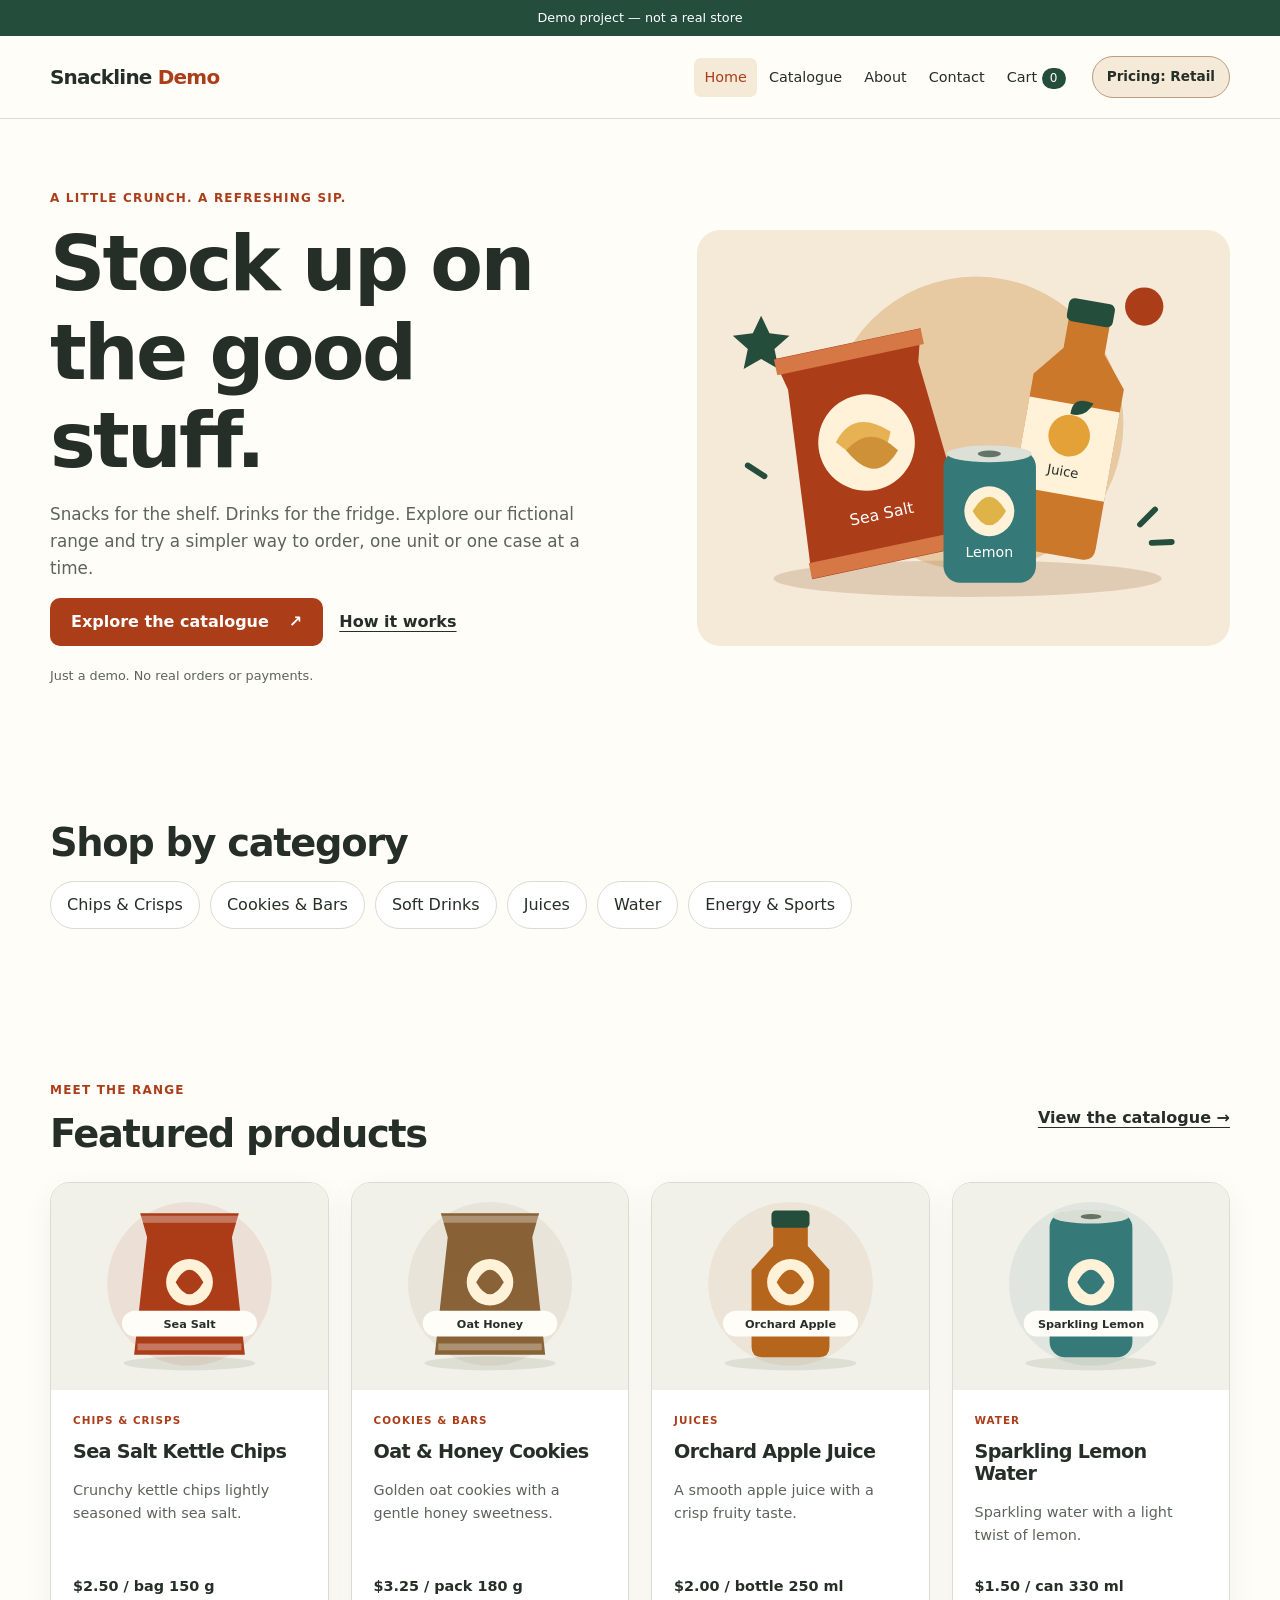
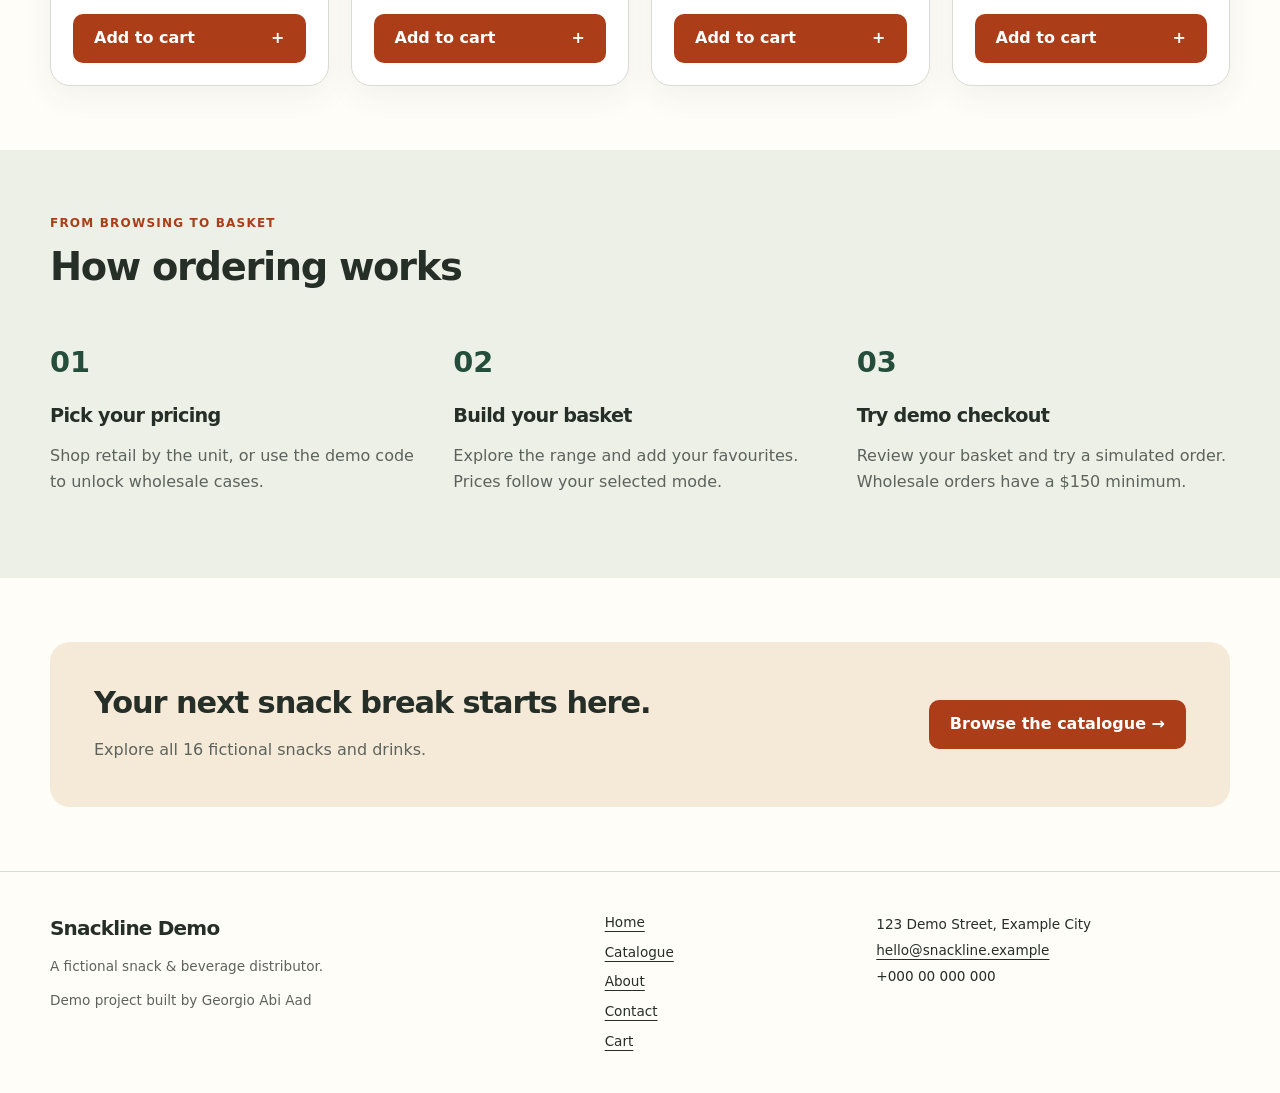
<file: index.html>
<!doctype html>
<html lang="en">
<head>
  <meta charset="utf-8">
  <meta name="viewport" content="width=device-width, initial-scale=1">
  <title>Snackline Demo | Snacks, sips & simple ordering</title>
  <meta name="description" content="Explore a fictional snack and beverage catalogue. Try retail and wholesale pricing in the Snackline Demo ordering experience.">
  <meta property="og:title" content="Snackline Demo | Snacks, sips & simple ordering">
  <meta property="og:description" content="A fictional snack and beverage distributor. Explore the demo catalogue and try retail or wholesale ordering.">
  <meta property="og:type" content="website">
  <meta property="og:image" content="https://georgio-aa.github.io/demo-ordering-site/assets/og.png">
  <meta name="twitter:card" content="summary_large_image">
  <meta name="theme-color" content="#254d3b">
  <link rel="icon" href="assets/favicon.svg" type="image/svg+xml">
  <link rel="stylesheet" href="css/styles.css">
  <script type="module" src="js/home.js"></script>
</head>
<body>
  <main id="main" tabindex="-1">
    <section class="hero container" aria-labelledby="hero-title">
      <div><span class="eyebrow">A little crunch. A refreshing sip.</span><h1 id="hero-title">Stock up on<br>the good stuff.</h1><p>Snacks for the shelf. Drinks for the fridge. Explore our fictional range and try a simpler way to order, one unit or one case at a time.</p><div class="button-row"><a class="button" href="catalogue.html">Explore the catalogue <span aria-hidden="true">↗</span></a><a class="text-link" href="#how-it-works">How it works</a></div><p class="hero-note">Just a demo. No real orders or payments.</p></div>
      <img class="hero-art" src="assets/img/hero.svg" width="640" height="500" alt="Flat illustration of a snack bag, juice bottle and drink can">
    </section>
    <section class="container section" aria-labelledby="shop-category-title"><h2 id="shop-category-title">Shop by category</h2><div class="category-chips"><a class="category-chip" href="catalogue.html?category=Chips%20%26%20Crisps">Chips &amp; Crisps</a><a class="category-chip" href="catalogue.html?category=Cookies%20%26%20Bars">Cookies &amp; Bars</a><a class="category-chip" href="catalogue.html?category=Soft%20Drinks">Soft Drinks</a><a class="category-chip" href="catalogue.html?category=Juices">Juices</a><a class="category-chip" href="catalogue.html?category=Water">Water</a><a class="category-chip" href="catalogue.html?category=Energy%20%26%20Sports">Energy &amp; Sports</a></div></section>
    <section class="section container" aria-labelledby="featured-title"><div class="section-heading"><div><span class="eyebrow">Meet the range</span><h2 id="featured-title">Featured products</h2></div><a class="text-link" href="catalogue.html">View the catalogue →</a></div><div class="cards-grid" id="featured-products"></div><noscript><p>Enable JavaScript to explore featured products and use the demo cart.</p></noscript></section>
    <section class="how-section section" id="how-it-works" aria-labelledby="how-title"><div class="container"><span class="eyebrow">From browsing to basket</span><h2 id="how-title">How ordering works</h2><ol class="steps"><li><span class="step-number" aria-hidden="true">01</span><h3>Pick your pricing</h3><p>Shop retail by the unit, or use the demo code to unlock wholesale cases.</p></li><li><span class="step-number" aria-hidden="true">02</span><h3>Build your basket</h3><p>Explore the range and add your favourites. Prices follow your selected mode.</p></li><li><span class="step-number" aria-hidden="true">03</span><h3>Try demo checkout</h3><p>Review your basket and try a simulated order. Wholesale orders have a $150 minimum.</p></li></ol></div></section>
    <section class="section container"><div class="cta"><div><h2>Your next snack break starts here.</h2><p>Explore all 16 fictional snacks and drinks.</p></div><a class="button" href="catalogue.html">Browse the catalogue →</a></div></section>
  </main>
</body>
</html>
</file>
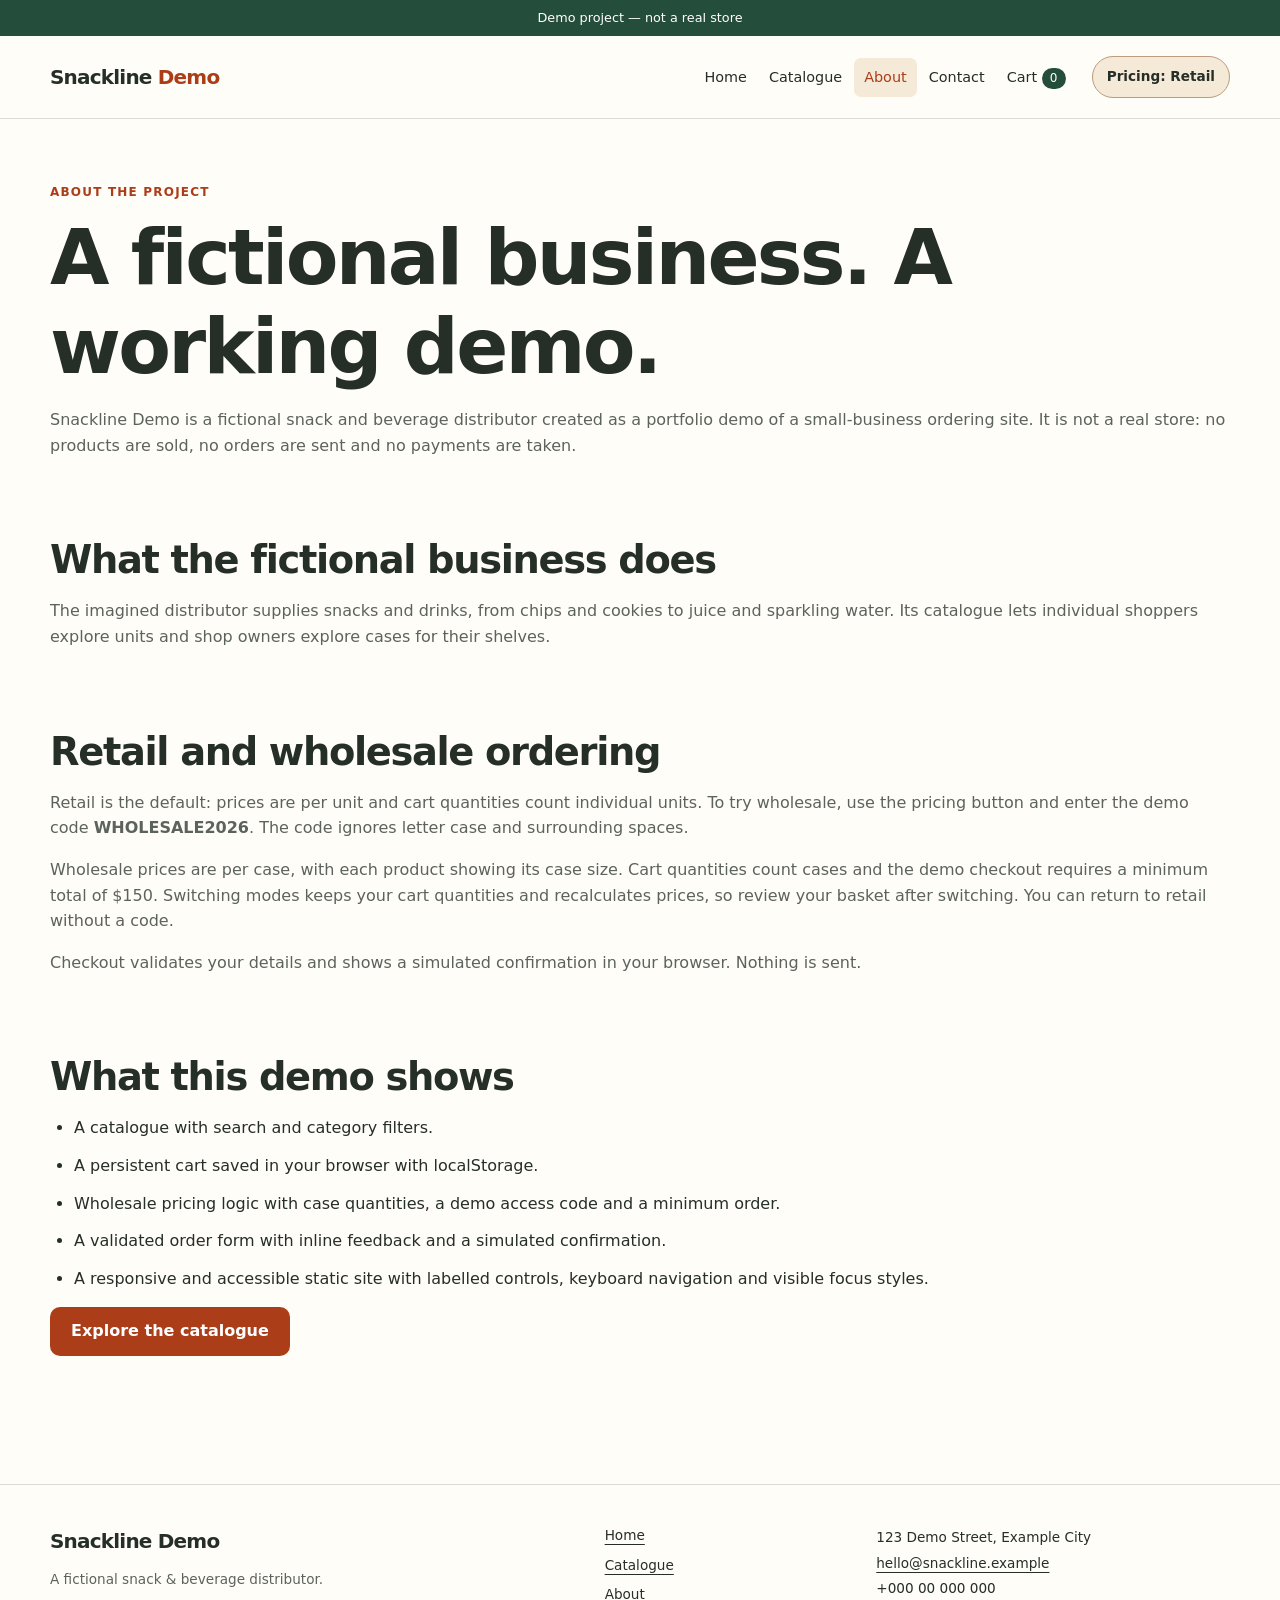
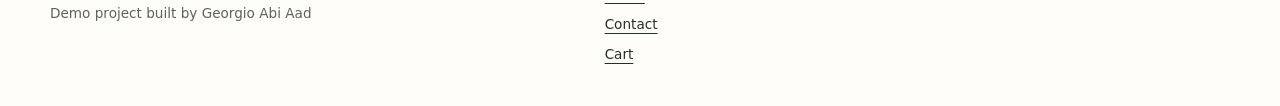
<file: about.html>
<!doctype html>
<html lang="en">
<head>
  <meta charset="utf-8">
  <meta name="viewport" content="width=device-width, initial-scale=1">
  <title>About the project | Snackline Demo</title>
  <meta name="description" content="Learn about Snackline Demo, a fictional distributor created as a portfolio demo of a small-business ordering site.">
  <meta property="og:title" content="About the project | Snackline Demo">
  <meta property="og:description" content="Learn about Snackline Demo, a fictional distributor created as a portfolio demo of a small-business ordering site.">
  <meta property="og:type" content="website">
  <meta property="og:image" content="https://georgio-aa.github.io/demo-ordering-site/assets/og.png">
  <meta name="twitter:card" content="summary_large_image">
  <meta name="theme-color" content="#254d3b">
  <link rel="icon" href="assets/favicon.svg" type="image/svg+xml">
  <link rel="stylesheet" href="css/styles.css">
  <script type="module">import { renderChrome } from "./js/ui.js"; renderChrome();</script>
</head>
<body>
  <main id="main" class="container section" tabindex="-1">
    <span class="eyebrow">About the project</span><h1>A fictional business. A working demo.</h1>
    <p>Snackline Demo is a fictional snack and beverage distributor created as a portfolio demo of a small-business ordering site. It is not a real store: no products are sold, no orders are sent and no payments are taken.</p>
    <section class="section" aria-labelledby="business-title"><h2 id="business-title">What the fictional business does</h2><p>The imagined distributor supplies snacks and drinks, from chips and cookies to juice and sparkling water. Its catalogue lets individual shoppers explore units and shop owners explore cases for their shelves.</p></section>
    <section aria-labelledby="ordering-title"><h2 id="ordering-title">Retail and wholesale ordering</h2><p>Retail is the default: prices are per unit and cart quantities count individual units. To try wholesale, use the pricing button and enter the demo code <strong>WHOLESALE2026</strong>. The code ignores letter case and surrounding spaces.</p><p>Wholesale prices are per case, with each product showing its case size. Cart quantities count cases and the demo checkout requires a minimum total of $150. Switching modes keeps your cart quantities and recalculates prices, so review your basket after switching. You can return to retail without a code.</p><p>Checkout validates your details and shows a simulated confirmation in your browser. Nothing is sent.</p></section>
    <section class="section" aria-labelledby="features-title"><h2 id="features-title">What this demo shows</h2><ul class="summary-items"><li>A catalogue with search and category filters.</li><li>A persistent cart saved in your browser with localStorage.</li><li>Wholesale pricing logic with case quantities, a demo access code and a minimum order.</li><li>A validated order form with inline feedback and a simulated confirmation.</li><li>A responsive and accessible static site with labelled controls, keyboard navigation and visible focus styles.</li></ul><a class="button" href="catalogue.html">Explore the catalogue</a></section>
  </main>
</body>
</html>
</file>
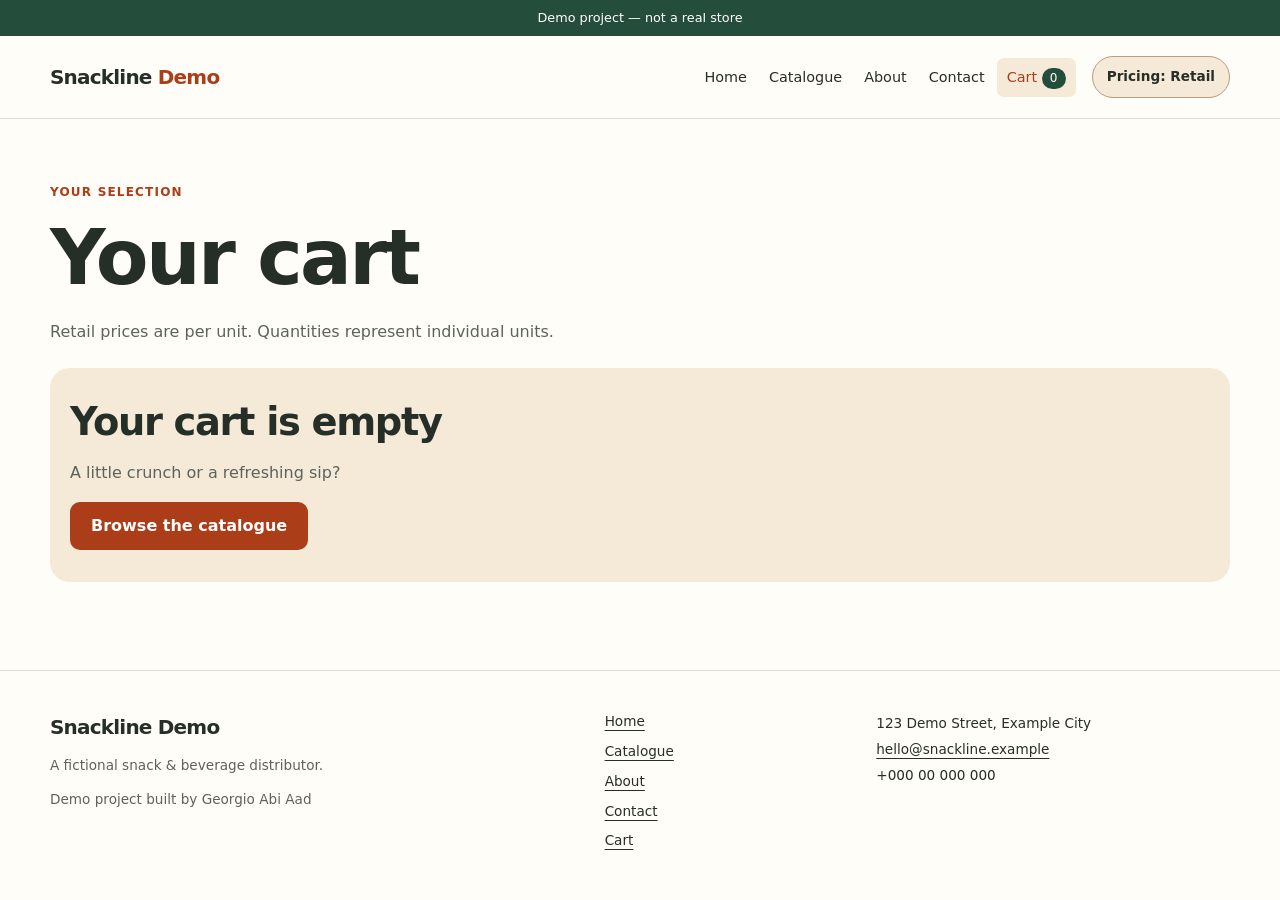
<file: cart.html>
﻿<!doctype html>
<html lang="en">
<head>
  <meta charset="utf-8">
  <meta name="viewport" content="width=device-width, initial-scale=1">
  <title>Cart & order request | Snackline Demo</title>
  <meta name="description" content="Review your demo cart and try a simulated order request. No payment is taken and nothing is sent.">
  <meta property="og:title" content="Cart & order request | Snackline Demo">
  <meta property="og:description" content="Try a fictional retail or wholesale order request. No payments or real orders.">
  <meta property="og:type" content="website">
  <meta property="og:image" content="https://georgio-aa.github.io/demo-ordering-site/assets/og.png">
  <meta name="twitter:card" content="summary_large_image">
  <meta name="theme-color" content="#254d3b">
  <link rel="icon" href="assets/favicon.svg" type="image/svg+xml">
  <link rel="stylesheet" href="css/styles.css">
  <script type="module" src="js/cart.js"></script>
</head>
<body>
  <main id="main" class="container section" tabindex="-1">
    <div id="shopping-view">
      <span class="eyebrow">Your selection</span><h1>Your cart</h1><p id="mode-notice"></p>
      <div id="empty-cart" class="empty-state" hidden><h2>Your cart is empty</h2><p>A little crunch or a refreshing sip?</p><a class="button" href="catalogue.html">Browse the catalogue</a></div>
      <section id="cart-content" aria-label="Cart items" hidden><ul id="cart-lines" class="cart-lines"></ul><div class="cart-totals"><p id="subtotal" class="product-price" aria-live="polite" aria-atomic="true"></p><button id="clear-cart" class="button secondary" type="button">Clear cart</button></div></section>
      <section id="checkout" class="checkout" aria-labelledby="checkout-title" hidden>
        <h2 id="checkout-title">Order request</h2><p id="demo-notice">No payment is taken — this sends an order request only (demo)</p><p>This demo stays in your browser. Nothing is sent.</p>
        <form id="order-form" novalidate aria-describedby="demo-notice minimum-notice">
          <div class="form-field"><label for="full-name">Full name (required)</label><input id="full-name" name="fullName" autocomplete="name" required minlength="2" aria-describedby="full-name-error"><p id="full-name-error" class="error"></p></div>
          <div class="form-field"><label for="phone">Phone (required)</label><input id="phone" name="phone" type="tel" autocomplete="tel" required minlength="7" maxlength="20" aria-describedby="phone-error"><p id="phone-error" class="error"></p></div>
          <div class="form-field"><label for="email">Email (required)</label><input id="email" name="email" type="email" autocomplete="email" required aria-describedby="email-error"><p id="email-error" class="error"></p></div>
          <div class="form-field"><label for="address">Delivery address (required)</label><textarea id="address" name="address" autocomplete="street-address" required minlength="5" aria-describedby="address-error"></textarea><p id="address-error" class="error"></p></div>
          <div class="form-field"><label for="notes">Notes (optional)</label><textarea id="notes" name="notes" maxlength="500" aria-describedby="notes-count notes-error"></textarea><p id="notes-count" class="hint">0 / 500 characters</p><p id="notes-error" class="error"></p></div>
          <p id="minimum-notice" role="status" aria-live="polite"></p><button id="submit-order" class="button" type="submit">Send demo order request</button>
        </form>
      </section>
    </div>
    <section id="confirmation" aria-labelledby="confirmation-title" hidden><h1 id="confirmation-title" tabindex="-1">Order request received</h1><p id="confirmation-reference"></p><p id="confirmation-customer"></p><p>This is a demo. Nothing was sent and no payment was taken.</p><h2>Your order summary</h2><p id="confirmation-mode"></p><ul id="confirmation-items" class="summary-items"></ul><p id="confirmation-total" class="product-price"></p><a class="button" href="catalogue.html">Back to catalogue</a></section>
    <noscript><p>Enable JavaScript to review your cart and try the demo order form.</p></noscript>
  </main>
</body>
</html>
</file>
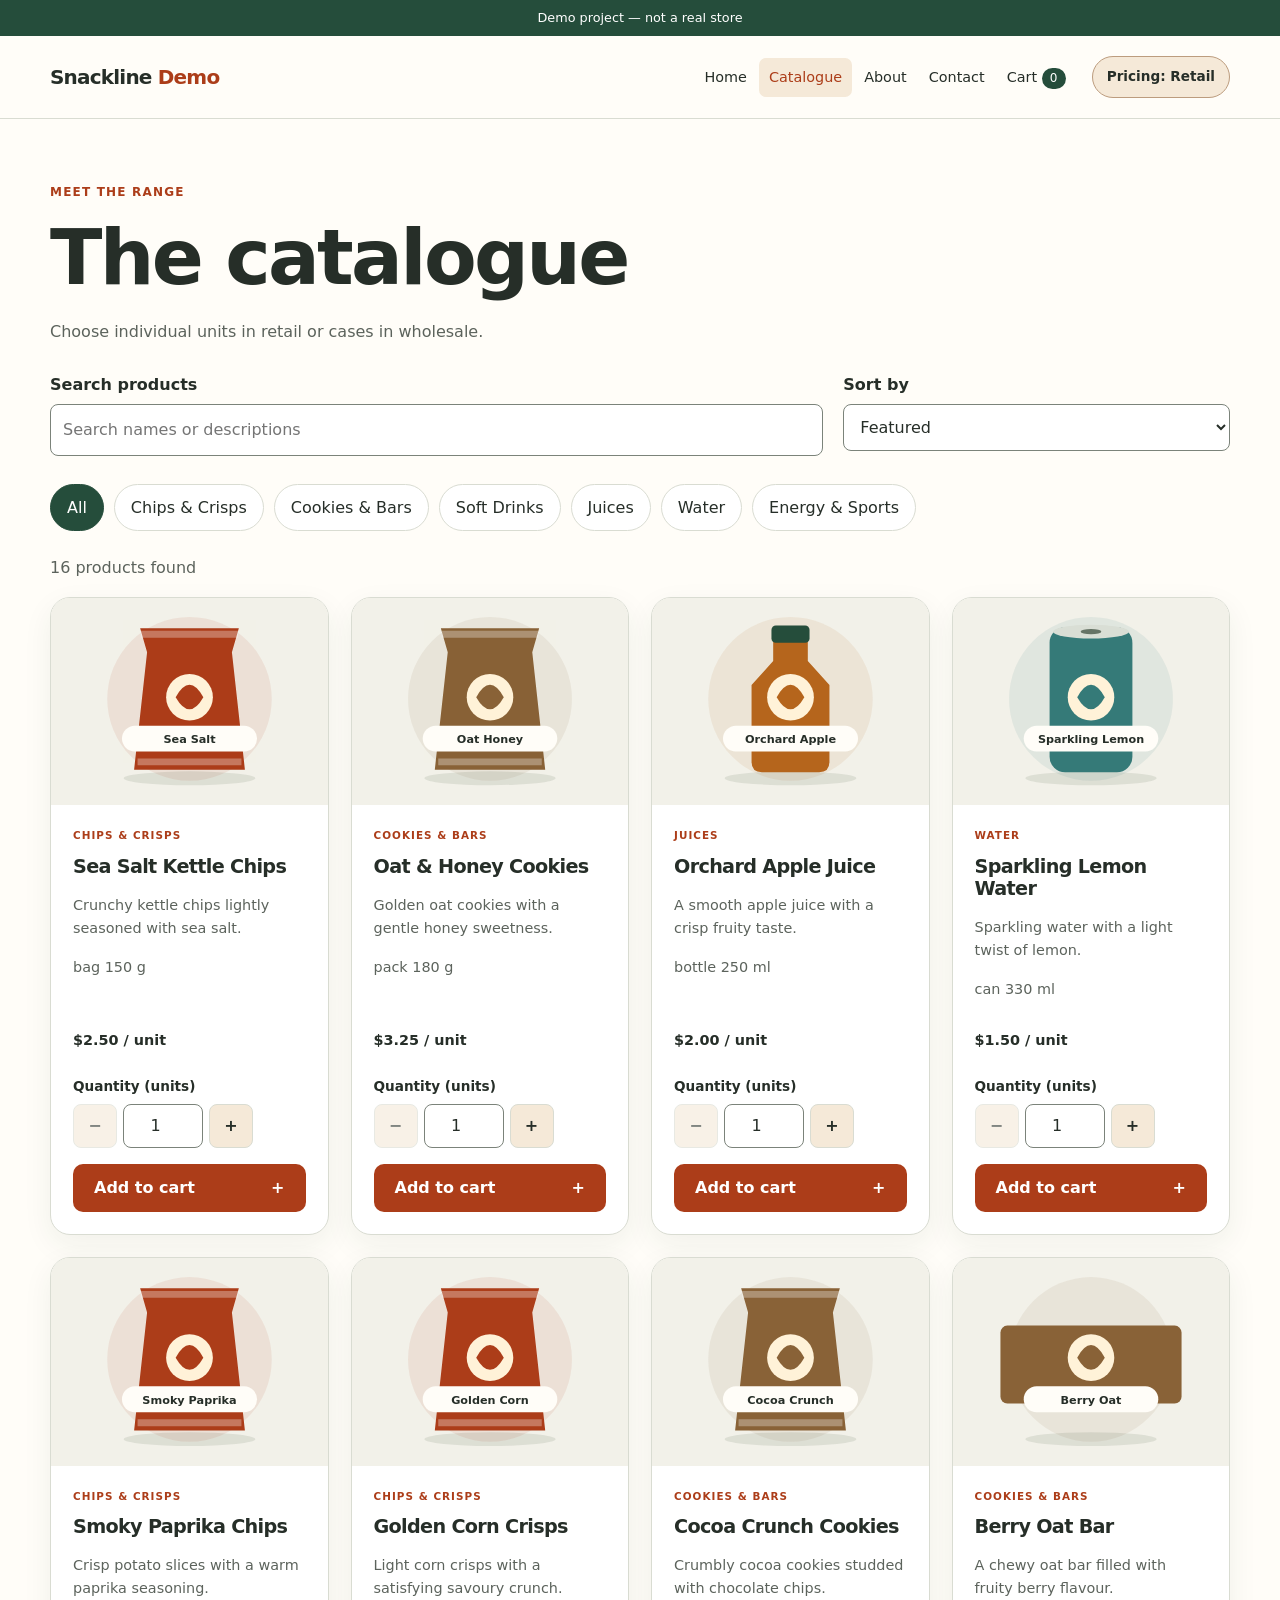
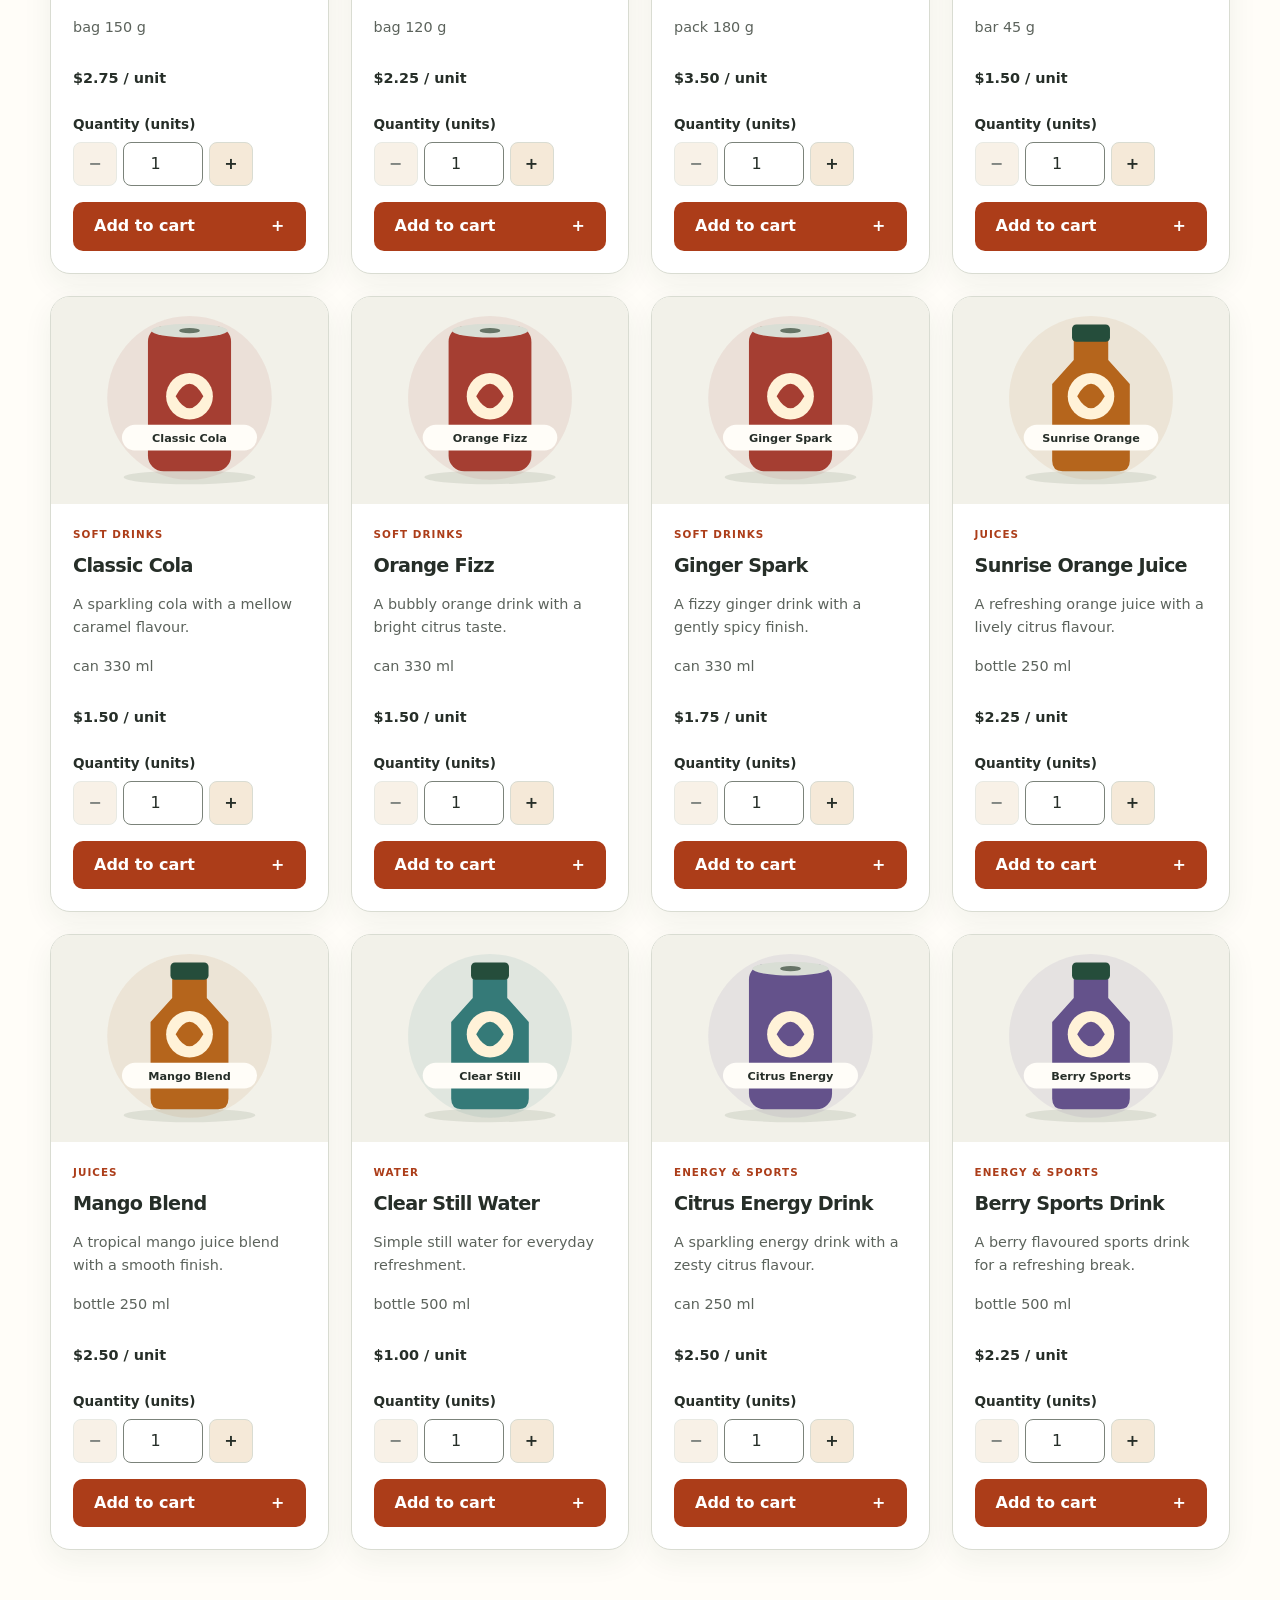
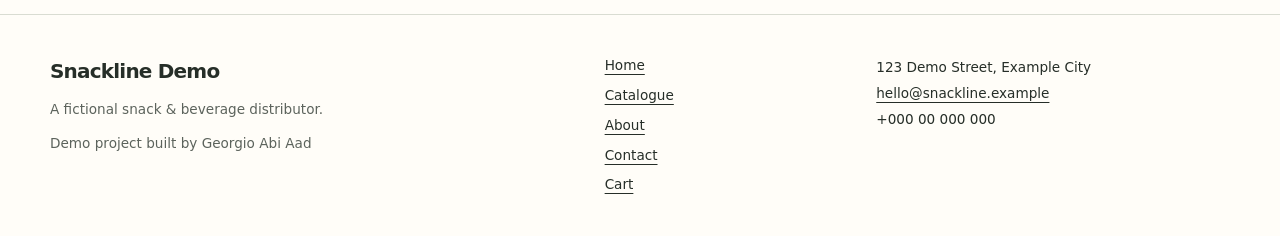
<file: catalogue.html>
﻿<!doctype html>
<html lang="en">
<head>
  <meta charset="utf-8">
  <meta name="viewport" content="width=device-width, initial-scale=1">
  <title>Catalogue | Snackline Demo</title>
  <meta name="description" content="Browse fictional snacks and drinks with retail and wholesale demo pricing.">
  <meta property="og:title" content="Catalogue | Snackline Demo">
  <meta property="og:description" content="Explore fictional snacks and drinks by the unit or case.">
  <meta property="og:type" content="website">
  <meta property="og:image" content="https://georgio-aa.github.io/demo-ordering-site/assets/og.png">
  <meta name="twitter:card" content="summary_large_image">
  <meta name="theme-color" content="#254d3b">
  <link rel="icon" href="assets/favicon.svg" type="image/svg+xml">
  <link rel="stylesheet" href="css/styles.css">
  <script type="module" src="js/catalogue.js"></script>
</head>
<body>
  <main id="main" class="container section" tabindex="-1">
    <span class="eyebrow">Meet the range</span><h1>The catalogue</h1><p>Choose individual units in retail or cases in wholesale.</p>
    <div class="catalogue-controls"><div><label for="search">Search products</label><input id="search" type="search" placeholder="Search names or descriptions"></div><div><label for="sort">Sort by</label><select id="sort"><option value="featured">Featured</option><option value="low">Price low-high</option><option value="high">Price high-low</option><option value="name">Name A-Z</option></select></div></div>
    <div id="categories" class="category-chips" role="group" aria-label="Filter by category"></div>
    <p id="result-count" role="status" aria-live="polite" aria-atomic="true"></p><div id="products" class="cards-grid"></div>
    <div id="empty-results" class="empty-state" hidden><h2>No products found</h2><p>Try another search or category.</p><button id="clear-filters" class="button" type="button">Clear filters</button></div>
    <noscript><p>Enable JavaScript to browse products and use the demo cart.</p></noscript>
  </main>
</body>
</html>
</file>
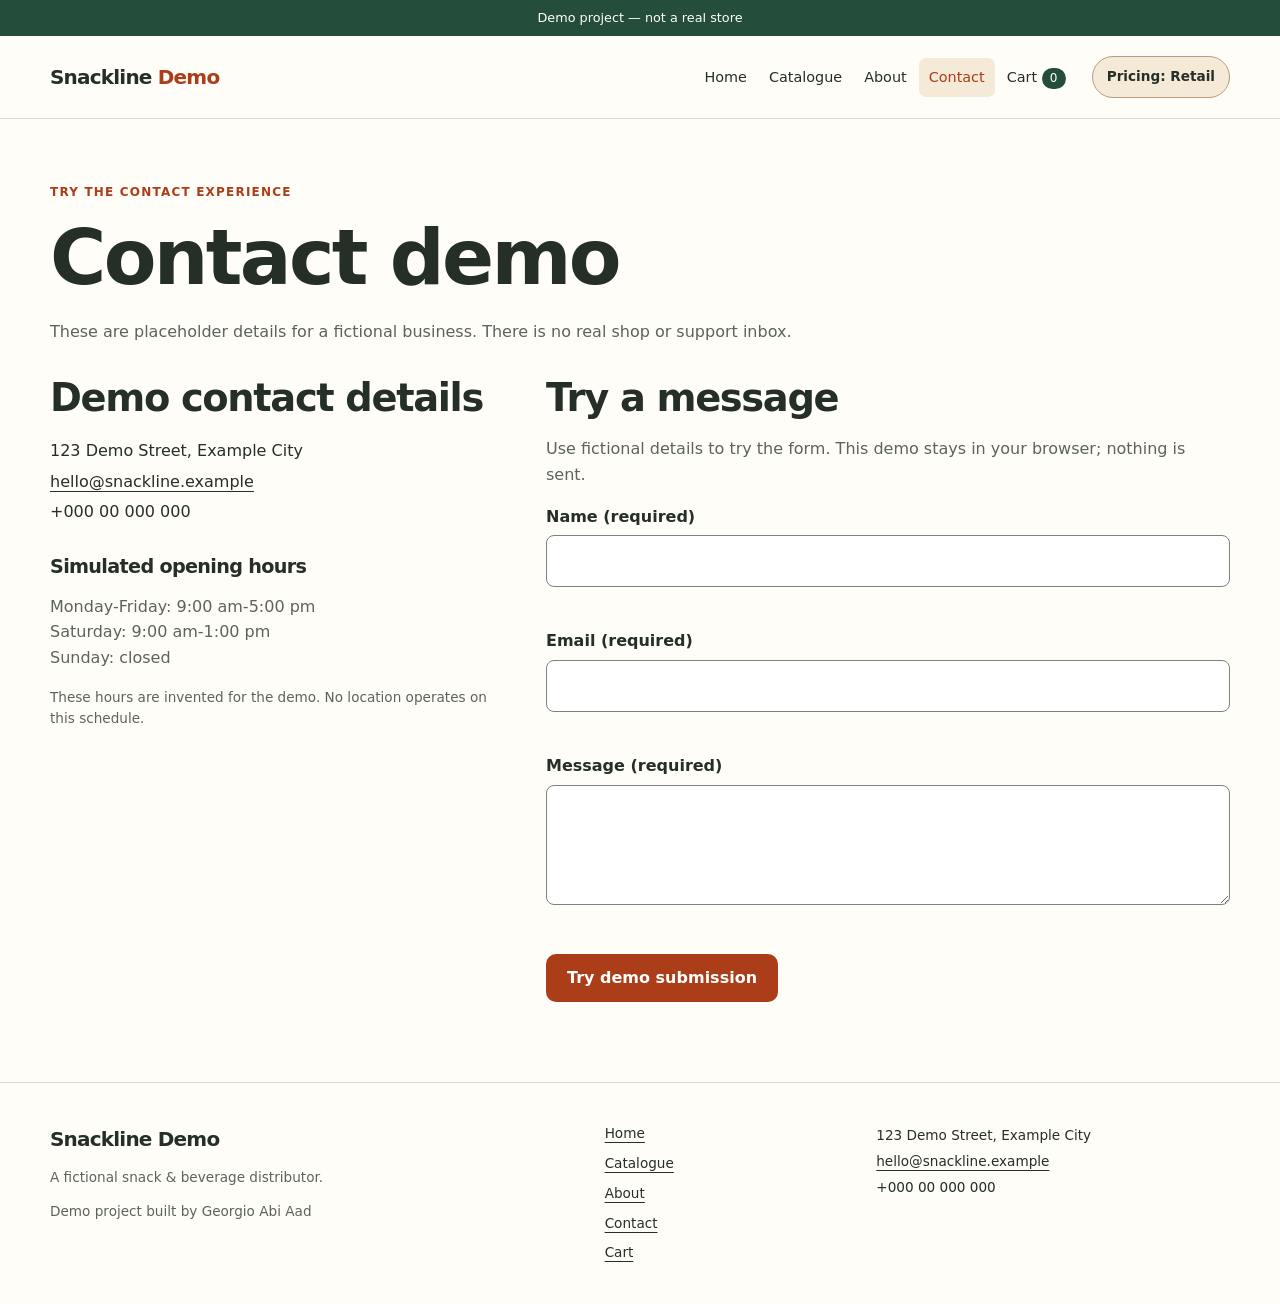
<file: contact.html>
<!doctype html>
<html lang="en">
<head>
  <meta charset="utf-8">
  <meta name="viewport" content="width=device-width, initial-scale=1">
  <title>Contact demo | Snackline Demo</title>
  <meta name="description" content="Explore fictional contact details and try a validated contact form. This portfolio demo sends no messages.">
  <meta property="og:title" content="Contact demo | Snackline Demo">
  <meta property="og:description" content="Explore fictional contact details and try a validated contact form. This portfolio demo sends no messages.">
  <meta property="og:type" content="website">
  <meta property="og:image" content="https://georgio-aa.github.io/demo-ordering-site/assets/og.png">
  <meta name="twitter:card" content="summary_large_image">
  <meta name="theme-color" content="#254d3b">
  <link rel="icon" href="assets/favicon.svg" type="image/svg+xml">
  <link rel="stylesheet" href="css/styles.css">
  <script type="module" src="js/contact.js"></script>
</head>
<body>
  <main id="main" class="container section" tabindex="-1">
    <span class="eyebrow">Try the contact experience</span><h1>Contact demo</h1><p>These are placeholder details for a fictional business. There is no real shop or support inbox.</p>
    <div class="contact-grid">
      <section aria-labelledby="details-title"><h2 id="details-title">Demo contact details</h2><address class="contact-details">123 Demo Street, Example City<br><a href="mailto:hello@snackline.example">hello@snackline.example</a><br>+000 00 000 000</address><h3>Simulated opening hours</h3><p>Monday-Friday: 9:00 am-5:00 pm<br>Saturday: 9:00 am-1:00 pm<br>Sunday: closed</p><p class="hint">These hours are invented for the demo. No location operates on this schedule.</p></section>
      <section aria-labelledby="contact-title"><h2 id="contact-title">Try a message</h2><p id="contact-notice">Use fictional details to try the form. This demo stays in your browser; nothing is sent.</p>
        <form id="contact-form" aria-describedby="contact-notice" novalidate>
          <div class="form-field"><label for="full-name">Name (required)</label><input id="full-name" name="fullName" autocomplete="name" required minlength="2" aria-describedby="full-name-error"><p id="full-name-error" class="error"></p></div>
          <div class="form-field"><label for="email">Email (required)</label><input id="email" name="email" type="email" autocomplete="email" required aria-describedby="email-error"><p id="email-error" class="error"></p></div>
          <div class="form-field"><label for="message">Message (required)</label><textarea id="message" name="message" required aria-describedby="message-error"></textarea><p id="message-error" class="error"></p></div>
          <button id="submit-contact" class="button" type="submit" disabled>Try demo submission</button>
        </form>
        <p id="contact-success" class="hint" role="status" aria-live="polite" aria-atomic="true"></p>
        <noscript><p>Enable JavaScript to try the demo contact form. Nothing is sent.</p></noscript>
      </section>
    </div>
  </main>
</body>
</html>
</file>
<file: css/styles.css>
:root{--ink:#262e28;--muted:#5c635c;--paper:#fffdf8;--surface:#fff;--accent:#ac3d19;--accent-dark:#853013;--soft:#f5e9d8;--line:#d9dcd2;--green:#254d3b;--radius:20px;--shadow:0 10px 30px #263b2510;font-family:system-ui,-apple-system,BlinkMacSystemFont,"Segoe UI",sans-serif;color:var(--ink);background:var(--paper);line-height:1.6}
*{box-sizing:border-box}body{margin:0}img{max-width:100%;height:auto;display:block}a{color:inherit;text-underline-offset:4px}button,input,select,textarea{font:inherit}button,a,input,select,textarea{-webkit-tap-highlight-color:transparent}button{cursor:pointer}button:disabled{cursor:not-allowed;opacity:.6}:focus-visible{outline:3px solid #175da1;outline-offset:4px}h1,h2,h3,p{margin:0 0 1rem}h1,h2,h3{line-height:1.15;letter-spacing:-.035em}h1{font-size:clamp(2.8rem,6vw,5rem)}h2{font-size:clamp(1.8rem,3vw,2.6rem)}h3{font-size:1.2rem}p{color:var(--muted)}.container{width:min(1180px,calc(100% - 40px));margin-inline:auto}.section{padding-block:48px}.eyebrow{display:block;font-size:.75rem;font-weight:750;letter-spacing:.1em;text-transform:uppercase;color:var(--accent);margin-bottom:12px}.button-row{display:flex;flex-wrap:wrap;align-items:center;gap:16px}.button{display:inline-flex;justify-content:center;align-items:center;gap:20px;min-height:46px;padding:12px 20px;border:1px solid transparent;border-radius:10px;background:var(--accent);color:#fff;text-decoration:none;font-weight:650;line-height:1.4}.button:hover{background:var(--accent-dark)}.button.secondary{background:var(--surface);color:var(--ink);border-color:var(--line)}.text-link{font-weight:650}.badge{display:inline-flex;justify-content:center;align-items:center;min-width:24px;padding:1px 7px;border-radius:99px;background:var(--green);color:#fff;font-size:.75rem}.skip-link{position:fixed;top:8px;left:16px;transform:translateY(-160%);z-index:20;padding:12px;background:var(--ink);color:#fff}.skip-link:focus{transform:none}.demo-banner{background:var(--green);color:#fff;text-align:center;font-size:.8rem;padding:8px 20px}.site-header{border-bottom:1px solid var(--line);background:var(--paper)}.header-inner{display:flex;align-items:center;flex-wrap:wrap;gap:16px;padding-block:20px}.logo{font-size:1.25rem;font-weight:800;text-decoration:none;letter-spacing:-.04em}.logo span{color:var(--accent)}.menu-toggle{margin-left:auto;background:transparent;border:1px solid var(--line);border-radius:8px;padding:8px 12px}.mode-control{padding:9px 14px;border-radius:99px;border:1px solid #bc9c7e;background:var(--soft);color:var(--ink);font-size:.85rem;font-weight:650}#main-nav{display:none;order:3;width:100%;gap:6px}#main-nav.is-open{display:flex;flex-direction:column}#main-nav a{padding:8px 10px;text-decoration:none;border-radius:7px;font-size:.9rem}#main-nav a:hover,#main-nav a[aria-current=page]{background:var(--soft);color:var(--accent)}.hero{display:grid;gap:30px;padding-block:44px}.hero p{max-width:530px;font-size:1.05rem}.hero .hero-note{font-size:.8rem;margin:20px 0 0}.hero-art{width:100%;border-radius:var(--radius)}.section-heading{display:flex;flex-wrap:wrap;align-items:center;justify-content:space-between;gap:16px;margin-bottom:26px}.section-heading h2{margin:0}.cards-grid{display:grid;gap:22px}.card{overflow:hidden;border:1px solid var(--line);border-radius:var(--radius);background:var(--surface);box-shadow:var(--shadow);display:flex;flex-direction:column}.card-image{background:#f2f1e9}.card-image img{width:100%;aspect-ratio:4/3;object-fit:contain}.card-body{padding:22px;display:flex;flex-direction:column;flex:1}.card-body .eyebrow{font-size:.65rem}.card-body p{font-size:.9rem}.card-body .product-price{color:var(--ink);font-weight:750;margin-top:auto;padding-top:12px}.card-body .button{width:100%;justify-content:space-between}.how-section{background:#edf0e7}.steps{list-style:none;padding:0;display:grid;gap:24px;margin:30px 0 0}.steps li{padding:20px 0}.step-number{display:inline-block;color:var(--green);font-weight:750;font-size:1.8rem;margin-bottom:20px}.steps p{margin:0}.cta{background:var(--soft);border-radius:var(--radius);padding:30px;display:flex;flex-wrap:wrap;align-items:center;justify-content:space-between;gap:24px}.cta h2{font-size:1.9rem;max-width:560px}.cta p{margin:0}.site-footer{border-top:1px solid var(--line);padding-block:40px}.footer-grid{display:grid;gap:24px;font-size:.85rem}.footer-grid p{margin:12px 0}.footer-grid nav{display:flex;flex-wrap:wrap;gap:16px}.footer-grid address{font-style:normal;line-height:1.9;overflow-wrap:anywhere}label{display:block;font-weight:650;margin-bottom:6px}input,select,textarea{width:100%;border:1px solid #7b837a;border-radius:8px;padding:12px;background:#fff;color:var(--ink)}textarea{min-height:120px;resize:vertical}.form-field{margin-bottom:20px}.hint{font-size:.85rem;margin-top:8px}.error{color:#a32319;min-height:1.5em;font-size:.9rem}dialog{width:min(480px,calc(100% - 32px));max-height:90vh;overflow:auto;padding:28px;border:1px solid var(--line);border-radius:var(--radius);box-shadow:0 20px 80px #0003}dialog::backdrop{background:#15261f99}.toast{position:fixed;bottom:20px;left:50%;transform:translateX(-50%);width:max-content;max-width:calc(100% - 32px);background:var(--green);color:#fff;border-radius:12px;padding:0;z-index:30;pointer-events:none}.toast.visible{padding:14px 22px;box-shadow:var(--shadow)}
@media(min-width:640px){.cards-grid{grid-template-columns:repeat(2,minmax(0,1fr))}.hero{grid-template-columns:1.1fr 1fr;align-items:center;padding-block:60px}.steps{grid-template-columns:repeat(3,minmax(0,1fr));gap:30px}.footer-grid{grid-template-columns:1.2fr 1fr}.footer-grid nav{flex-direction:column;gap:8px}.section{padding-block:64px}}
@media(min-width:960px){.menu-toggle{display:none}#main-nav,#main-nav.is-open{display:flex;flex-direction:row;order:0;width:auto;margin-left:auto;gap:2px}.header-inner{flex-wrap:nowrap}.cards-grid{grid-template-columns:repeat(4,minmax(0,1fr))}.hero{gap:60px;padding-block:70px}.footer-grid{grid-template-columns:1.5fr .7fr 1fr}.cta{padding:44px}}
[hidden]{display:none!important}.catalogue-controls{display:grid;gap:20px;margin-block:28px}.category-chips{display:flex;flex-wrap:wrap;gap:10px;margin-bottom:24px}.category-chip{border:1px solid var(--line);border-radius:99px;padding:10px 16px;background:var(--surface);color:var(--ink)}.category-chip[aria-pressed=true]{background:var(--green);border-color:var(--green);color:#fff}.product-name{font-size:1.2rem}.quantity-stepper{display:flex;max-width:200px;gap:6px;margin-bottom:16px}.quantity-stepper button{flex:0 0 44px;min-height:44px;border:1px solid var(--line);border-radius:8px;background:var(--soft);color:var(--ink);font-weight:750}.quantity-stepper input{min-width:0;text-align:center;padding:8px;width:80px}.empty-state{padding:32px 20px;background:var(--soft);border-radius:var(--radius);margin-block:24px}.cart-lines{list-style:none;padding:0;margin:24px 0}.cart-line{display:grid;gap:16px;padding:24px 0;border-bottom:1px solid var(--line)}.cart-line>*,.catalogue-controls>*{min-width:0}.cart-line img{border-radius:12px;background:var(--soft)}.cart-product p{margin-bottom:6px}.product-price{font-weight:750;color:var(--ink)}.line-actions{overflow-wrap:anywhere}.cart-totals{display:flex;flex-wrap:wrap;justify-content:space-between;align-items:center;gap:16px}.cart-totals p{margin:0;font-size:1.3rem}.checkout{max-width:680px;margin-top:48px;padding-top:32px;border-top:1px solid var(--line)}.summary-items{padding-left:24px}.summary-items li{margin-bottom:12px}#confirmation{overflow-wrap:anywhere}[aria-invalid=true]{border-color:#a32319}
@media(min-width:640px){.catalogue-controls{grid-template-columns:2fr 1fr}.cart-line{grid-template-columns:120px minmax(0,1fr);align-items:center}.cart-line .quantity-stepper{margin-bottom:0}.line-actions{text-align:right}}
@media(min-width:960px){.cart-line{grid-template-columns:100px minmax(0,1fr) 190px minmax(180px,.7fr);gap:24px}}

.contact-grid{display:grid;gap:40px;margin-top:32px}.contact-grid>*{min-width:0}.contact-details{font-style:normal;line-height:1.9;overflow-wrap:anywhere;margin-bottom:28px}a.category-chip{text-decoration:none}a.category-chip:hover{background:var(--soft)}
@media(min-width:640px){.contact-grid{grid-template-columns:1fr 1.5fr}}

@media(max-width:959.98px){
  .header-inner{display:grid;grid-template-columns:minmax(0,1fr) auto auto;gap:6px;padding-block:12px}
  .header-inner .logo{font-size:.95rem;white-space:nowrap}
  .mode-control{grid-column:2;grid-row:1;padding:6px;font-size:.75rem;white-space:nowrap;min-height:44px}
  .menu-toggle{grid-column:3;grid-row:1;margin-left:0;padding:6px;font-size:.8rem;white-space:nowrap;min-height:44px}
  #main-nav{grid-column:1/-1;grid-row:2}
}
@media(max-width:360px){.mode-prefix{display:none}}
@media(max-width:639.98px){
  .cart-line{grid-template-columns:64px 80px minmax(0,1fr);gap:12px;align-items:start;padding-block:16px}
  .cart-line>img{grid-column:1;grid-row:1;width:64px;height:48px;object-fit:contain}
  .cart-product{grid-column:2/-1;grid-row:1;overflow-wrap:anywhere}
  .cart-product .product-name{margin-bottom:8px}
  .cart-line>div:not(.cart-product):not(.line-actions){grid-column:1/3;grid-row:2}
  .cart-line .quantity-stepper{margin-bottom:0}
  .cart-line .quantity-stepper input{padding-inline:2px}
  .cart-line .line-actions{grid-column:3;grid-row:2;text-align:right;align-self:end}
  .cart-line .line-actions p{margin-bottom:8px;font-size:.85rem}
  #products{grid-template-columns:repeat(auto-fit,minmax(min(100%,max(160px,calc(50% - 6px))),1fr));gap:12px}
  #products .card{min-width:0;overflow-wrap:anywhere}
  #products .card-body{padding:8px}
  #products .quantity-stepper{gap:4px}
  #products .quantity-stepper input{flex:1;min-width:44px;min-height:44px;padding-inline:2px}
  #products .button{min-height:44px;padding:10px 8px;gap:4px;font-size:.85rem}
}
</file>
